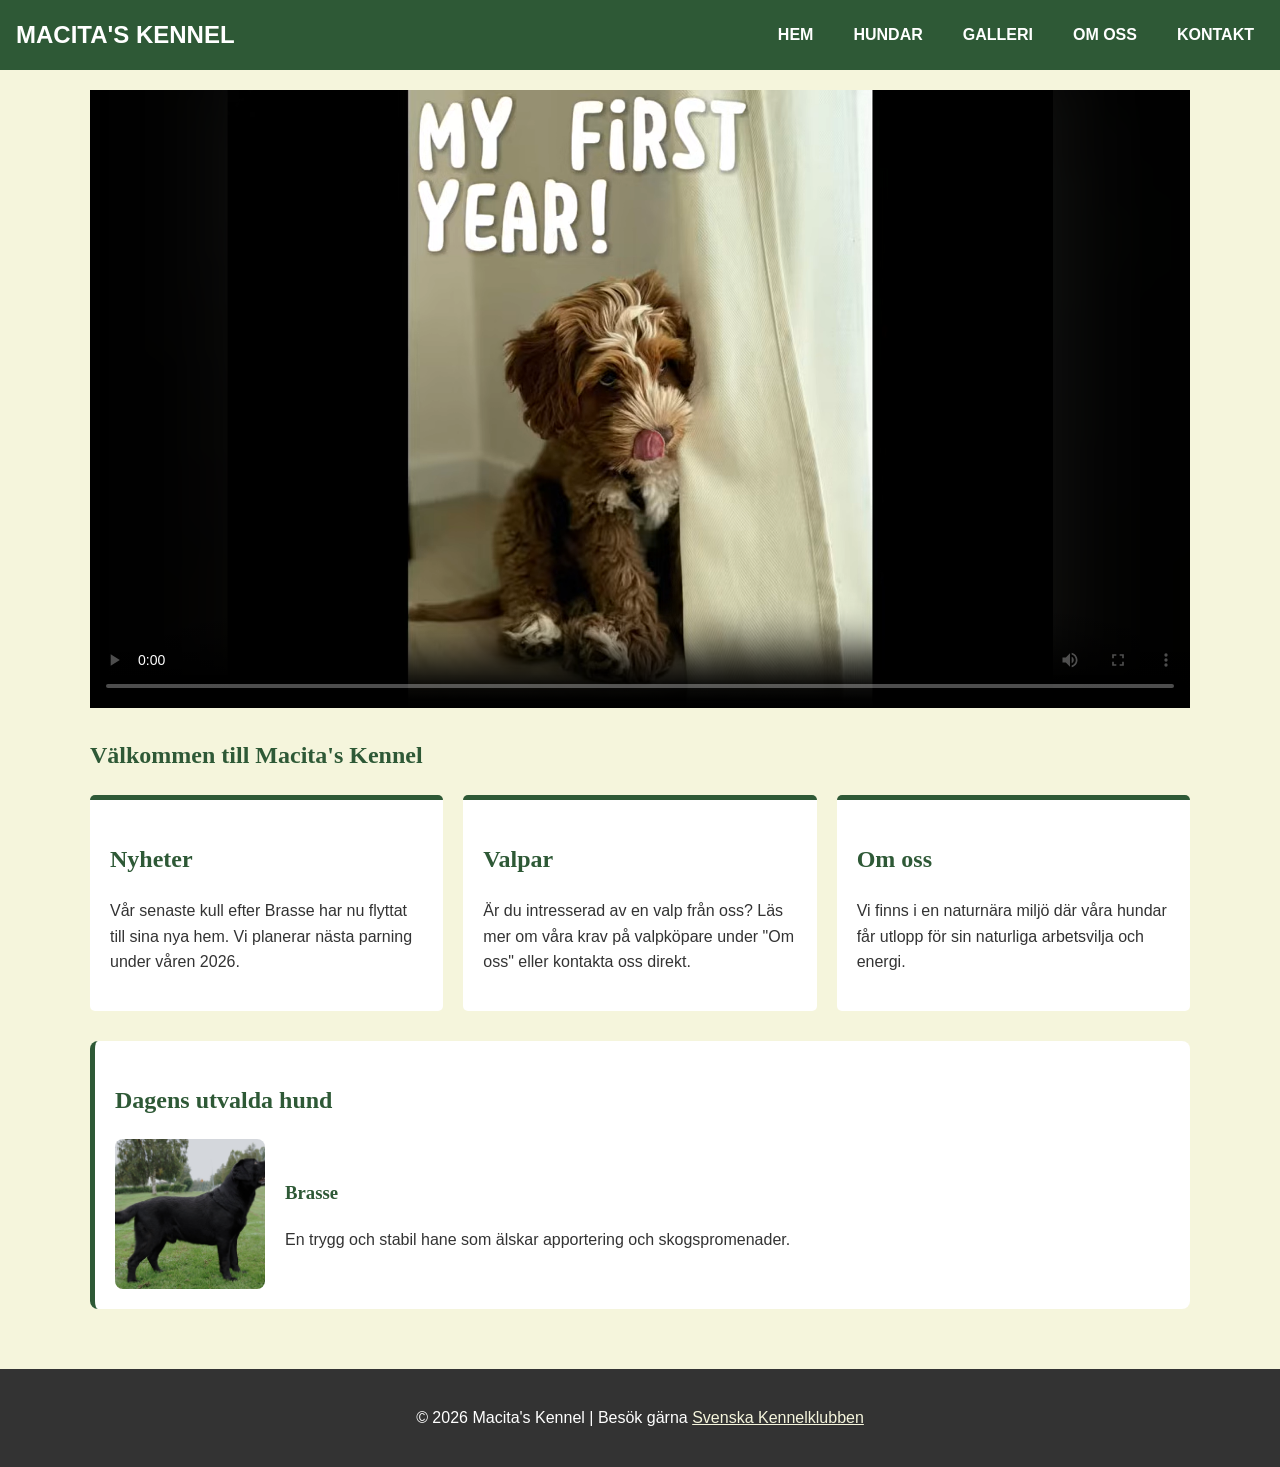
<file: index.html>
<!DOCTYPE html>
<html lang="sv">
<head>
    <meta charset="UTF-8">
    <meta name="viewport" content="width=device-width, initial-scale=1.0">
    <meta name="description" content="Macita's Kennel - Uppfödare av Labrador Retriever med fokus på hälsa och natur.">
    <title>Hem | Macita's Kennel</title>
    <link rel="stylesheet" href="style.css">
    <script src="https://code.jquery.com/jquery-3.7.1.min.js"></script>
    <script src="script.js" defer></script>
</head>
<body>
    <header>
        <div class="logo">MACITA'S KENNEL</div>
        <nav>
            <ul>
                <li><a href="index.html">HEM</a></li>
                <li><a href="hundar.html">HUNDAR</a></li>
                <li><a href="galleri.html">GALLERI</a></li>
                <li><a href="omoss.html">OM OSS</a></li>
                <li><a href="kontakt.html">KONTAKT</a></li>
            </ul>
        </nav>
    </header>

    <main>
        <section class="hero">
            <video controls poster="image.png">
                <source src="labradoodle.mp4" type="video/mp4">
                Din webbläsare stödjer inte videoelementet.
            </video>
            <h1>Välkommen till Macita's Kennel</h1>
        </section>

        <div class="info-container">
            <section class="info-card">
                <h2>Nyheter</h2>
                <p>Vår senaste kull efter Brasse har nu flyttat till sina nya hem. Vi planerar nästa parning under våren 2026.</p>
            </section>
            <section class="info-card">
                <h2>Valpar</h2>
                <p>Är du intresserad av en valp från oss? Läs mer om våra krav på valpköpare under "Om oss" eller kontakta oss direkt.</p>
            </section>
            <section class="info-card">
                <h2>Om oss</h2>
                <p>Vi finns i en naturnära miljö där våra hundar får utlopp för sin naturliga arbetsvilja och energi.</p>
            </section>
        </div>

        <!-- Task 2: Container för framslumpad hund -->
        <section class="featured-dog-section">
            <h2>Dagens utvalda hund</h2>
            <div id="random-dog-container"></div>
        </section>
    </main>

    <footer>
        <p>&copy; 2026 Macita's Kennel | Besök gärna <a href="https://www.skk.se" target="_blank">Svenska Kennelklubben</a></p>
    </footer>
</body>
</html>
</file>
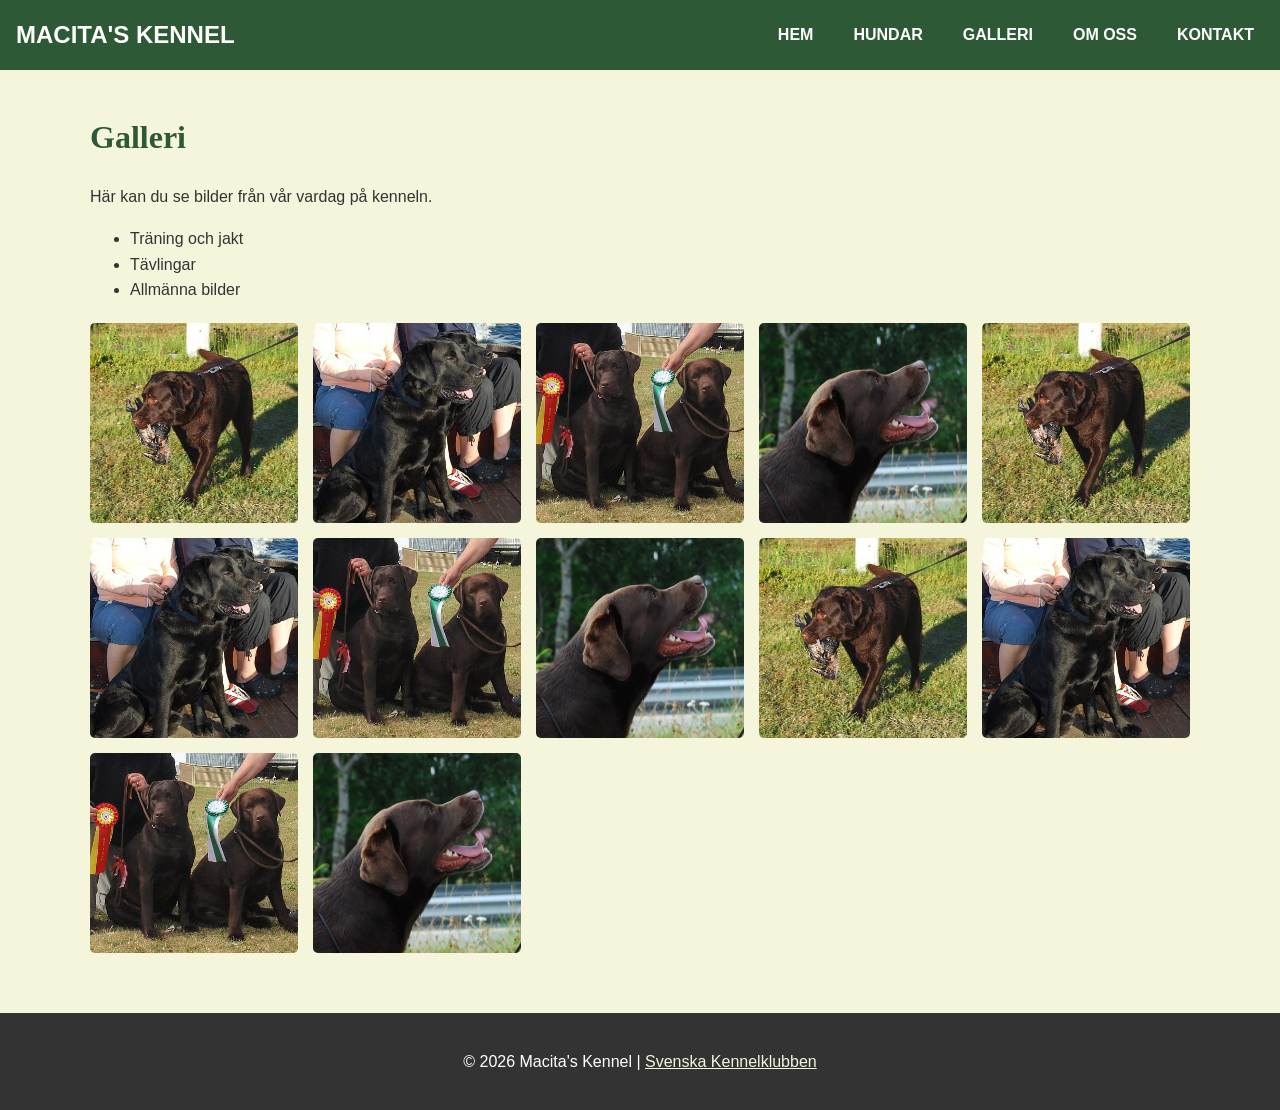
<file: galleri.html>
<!DOCTYPE html>
<html lang="sv">
<head>
    <meta charset="UTF-8">
    <meta name="viewport" content="width=device-width, initial-scale=1.0">
    <meta name="description" content="Macita's Kennel - Uppfödare av Labrador Retriever med fokus på hälsa och natur.">
    <title>Galleri | Macita's Kennel</title>
    <link rel="stylesheet" href="style.css">
    <script src="https://code.jquery.com/jquery-3.7.1.min.js"></script>
    <script src="script.js" defer></script>
</head>
<body>
    <header>
        <div class="logo">MACITA'S KENNEL</div>
        <nav>
            <ul>
                <li><a href="index.html">HEM</a></li>
                <li><a href="hundar.html">HUNDAR</a></li>
                <li><a href="galleri.html">GALLERI</a></li>
                <li><a href="omoss.html">OM OSS</a></li>
                <li><a href="kontakt.html">KONTAKT</a></li>
            </ul>
        </nav>
    </header>

    <main>
        <h1>Galleri</h1>
        <p>Här kan du se bilder från vår vardag på kenneln.</p>
        
        <ul class="gallery-info">
            <li>Träning och jakt</li>
            <li>Tävlingar</li>
            <li>Allmänna bilder</li>
        </ul>

        <div class="gallery-grid">
            <img src="g1.jpg" alt="Labrador som hämtar en kråka">
            <img src="g2.jpg" alt="Labradorerna Bailey och Higgins">
            <img src="g3.jpg" alt="Vinnande labradorer">
            <img src="g4.jpg" alt="Hund som flämtar i värmen">
            <img src="g1.jpg" alt="Labrador hämtar kråka igen">
            <img src="g2.jpg" alt="Bailey och Higgins igen">
            <img src="g3.jpg" alt="Vinnare igen">
            <img src="g4.jpg" alt="Hund flämtar igen">
            <img src="g1.jpg" alt="Hund med kråka kopia">
            <img src="g2.jpg" alt="Hundar som kollar kopia">
            <img src="g3.jpg" alt="Vinnare kopia">
            <img src="g4.jpg" alt="Flämtande hund kopia">
        </div>
    </main>

    <footer>
        <p>&copy; 2026 Macita's Kennel | <a href="https://www.skk.se" target="_blank">Svenska Kennelklubben</a></p>
    </footer>
</body>
</html>
</file>
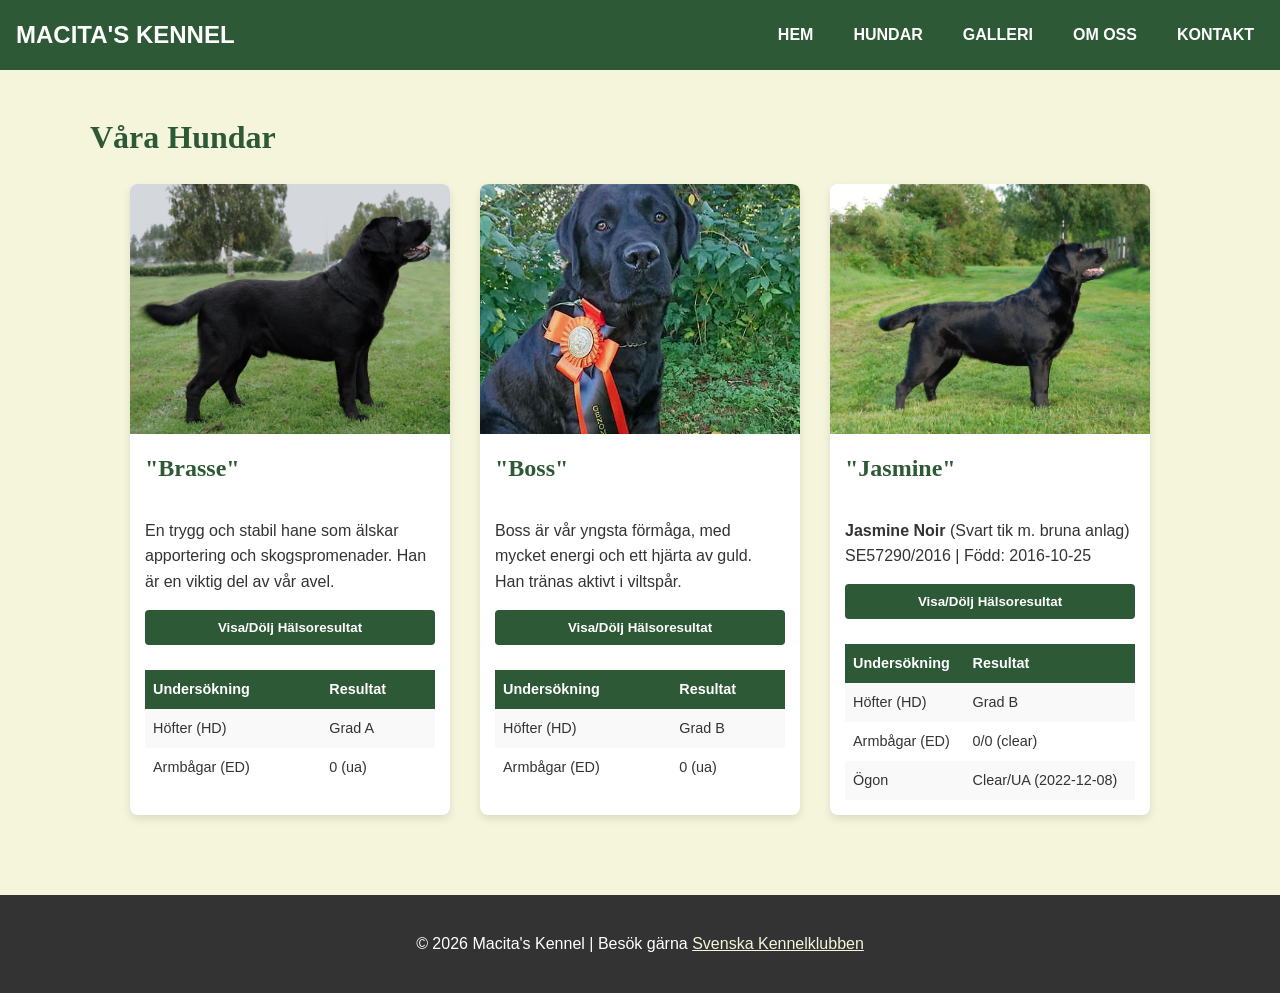
<file: hundar.html>
<!DOCTYPE html>
<html lang="sv">
<head>
    <meta charset="UTF-8">
    <meta name="viewport" content="width=device-width, initial-scale=1.0">
    <meta name="description" content="Macita's Kennel - Uppfödare av Labrador Retriever med fokus på hälsa och natur.">
    <title>Hundar | Macita's Kennel</title>
    <link rel="stylesheet" href="style.css">
    <script src="https://code.jquery.com/jquery-3.7.1.min.js"></script>
    <script src="script.js" defer></script>
</head>
<body>
    <header>
        <div class="logo">MACITA'S KENNEL</div>
        <nav>
            <ul>
                <li><a href="index.html">HEM</a></li>
                <li><a href="hundar.html">HUNDAR</a></li>
                <li><a href="galleri.html">GALLERI</a></li>
                <li><a href="omoss.html">OM OSS</a></li>
                <li><a href="kontakt.html">KONTAKT</a></li>
            </ul>
        </nav>
    </header>

    <main>
        <h1>Våra Hundar</h1>
        <div class="dog-grid">
            <section class="dog-card">
                <img src="brasse.jpeg" alt="Svart labrador hane vid namn Brasse" class="dog-img">
                <h2>"Brasse"</h2>
                <p>En trygg och stabil hane som älskar apportering och skogspromenader. Han är en viktig del av vår avel.</p>
                <button type="button" class="toggle-table-btn">Visa/Dölj Hälsoresultat</button>
                <table>
                    <tr><th>Undersökning</th><th>Resultat</th></tr>
                    <tr><td>Höfter (HD)</td><td>Grad A</td></tr>
                    <tr><td>Armbågar (ED)</td><td>0 (ua)</td></tr>
                </table>
            </section>

            <section class="dog-card">
                <img src="Boss.jpg" alt="Svart labrador hane vid namn Boss" class="dog-img">
                <h2>"Boss"</h2>
                <p>Boss är vår yngsta förmåga, med mycket energi och ett hjärta av guld. Han tränas aktivt i viltspår.</p>
                <button type="button" class="toggle-table-btn">Visa/Dölj Hälsoresultat</button>
                <table>
                    <tr><th>Undersökning</th><th>Resultat</th></tr>
                    <tr><td>Höfter (HD)</td><td>Grad B</td></tr>
                    <tr><td>Armbågar (ED)</td><td>0 (ua)</td></tr>
                </table>
            </section>

            <section class="dog-card">
                <img src="JasmineNoir.jpeg" alt="Svart labrador tik Jasmine Noir" class="dog-img">
                <h2>"Jasmine"</h2>
                <p><strong>Jasmine Noir</strong> (Svart tik m. bruna anlag)<br>
                SE57290/2016 | Född: 2016-10-25</p>
                <button type="button" class="toggle-table-btn">Visa/Dölj Hälsoresultat</button>
                <table>
                    <tr><th>Undersökning</th><th>Resultat</th></tr>
                    <tr><td>Höfter (HD)</td><td>Grad B</td></tr>
                    <tr><td>Armbågar (ED)</td><td>0/0 (clear)</td></tr>
                    <tr><td>Ögon</td><td>Clear/UA (2022-12-08)</td></tr>
                </table>
            </section>
        </div>
    </main>

    <footer>
        <p>&copy; 2026 Macita's Kennel | Besök gärna <a href="https://www.skk.se" target="_blank">Svenska Kennelklubben</a></p>
    </footer>
</body>
</html>
</file>
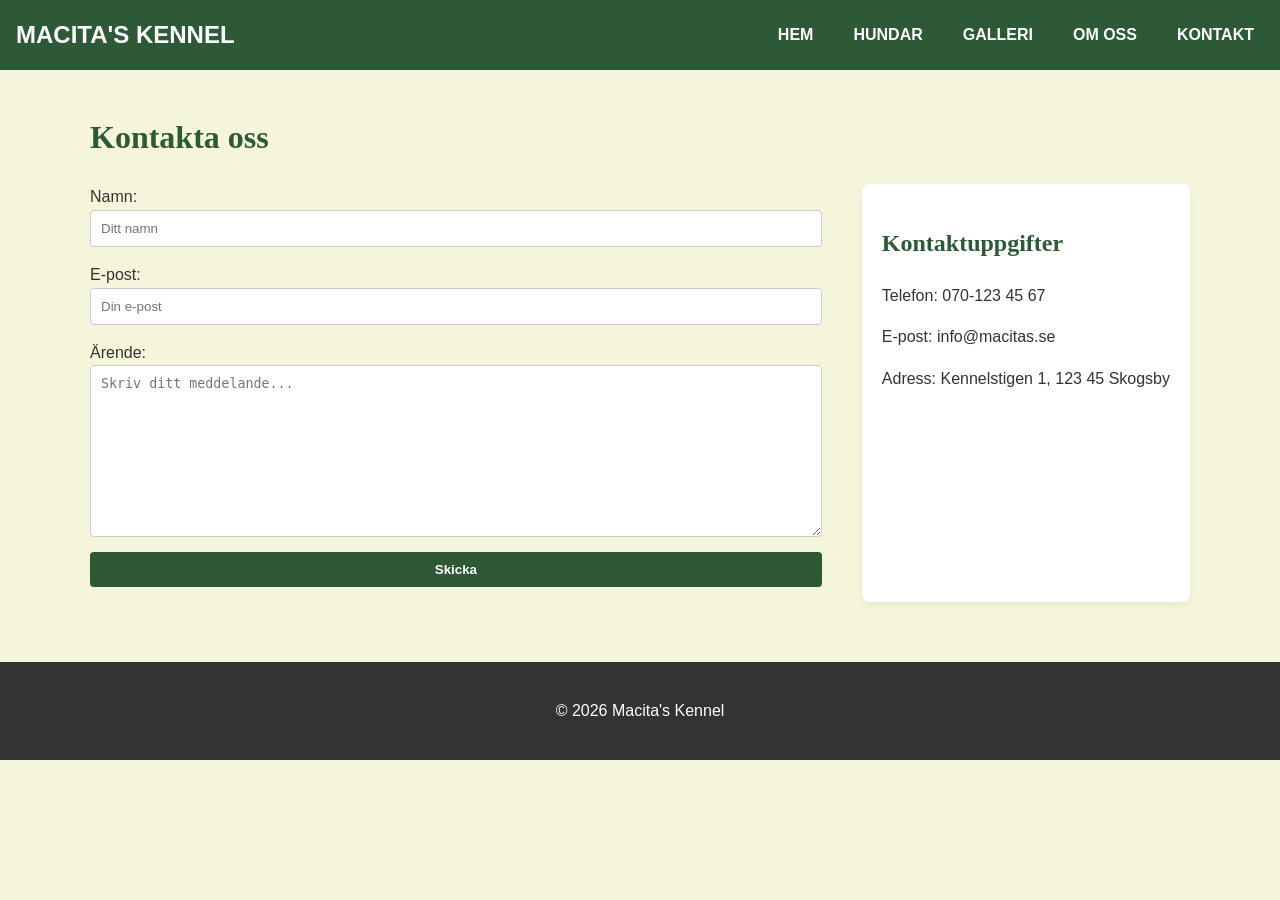
<file: kontakt.html>
<!DOCTYPE html>
<html lang="sv">
<head>
    <meta charset="UTF-8">
    <meta name="viewport" content="width=device-width, initial-scale=1.0">
    <meta name="description" content="Macita's Kennel - Uppfödare av Labrador Retriever med fokus på hälsa och natur.">
    <title>Kontakt | Macita's Kennel</title>
    <link rel="stylesheet" href="style.css">
    <script src="https://code.jquery.com/jquery-3.7.1.min.js"></script>
    <script src="script.js" defer></script>
</head>
<body>
    <header>
        <div class="logo">MACITA'S KENNEL</div>
        <nav>
            <ul>
                <li><a href="index.html">HEM</a></li>
                <li><a href="hundar.html">HUNDAR</a></li>
                <li><a href="galleri.html">GALLERI</a></li>
                <li><a href="omoss.html">OM OSS</a></li>
                <li><a href="kontakt.html">KONTAKT</a></li>
            </ul>
        </nav>
    </header>

    <main>
        <h1>Kontakta oss</h1>
        <div class="contact-wrapper">
            <form action="mailto:rickard@exempel.se" method="post" enctype="text/plain" class="contact-form">
                <label for="fname">Namn:</label>
                <input type="text" id="fname" name="name" required placeholder="Ditt namn">

                <label for="email">E-post:</label>
                <input type="email" id="email" name="email" required placeholder="Din e-post">

                <label for="subject">Ärende:</label>
                <textarea id="subject" name="message" style="height:150px" placeholder="Skriv ditt meddelande..."></textarea>

                <input type="submit" value="Skicka">
            </form>

            <div id="contact-info" class="contact-details">
                <h2>Kontaktuppgifter</h2>
                <p>Telefon: 070-123 45 67</p>
                <p>E-post: info@macitas.se</p>
                <p>Adress: Kennelstigen 1, 123 45 Skogsby</p>
            </div>
        </div>
    </main>

    <footer>
        <p>&copy; 2026 Macita's Kennel</p>
    </footer>
</body>
</html>
</file>
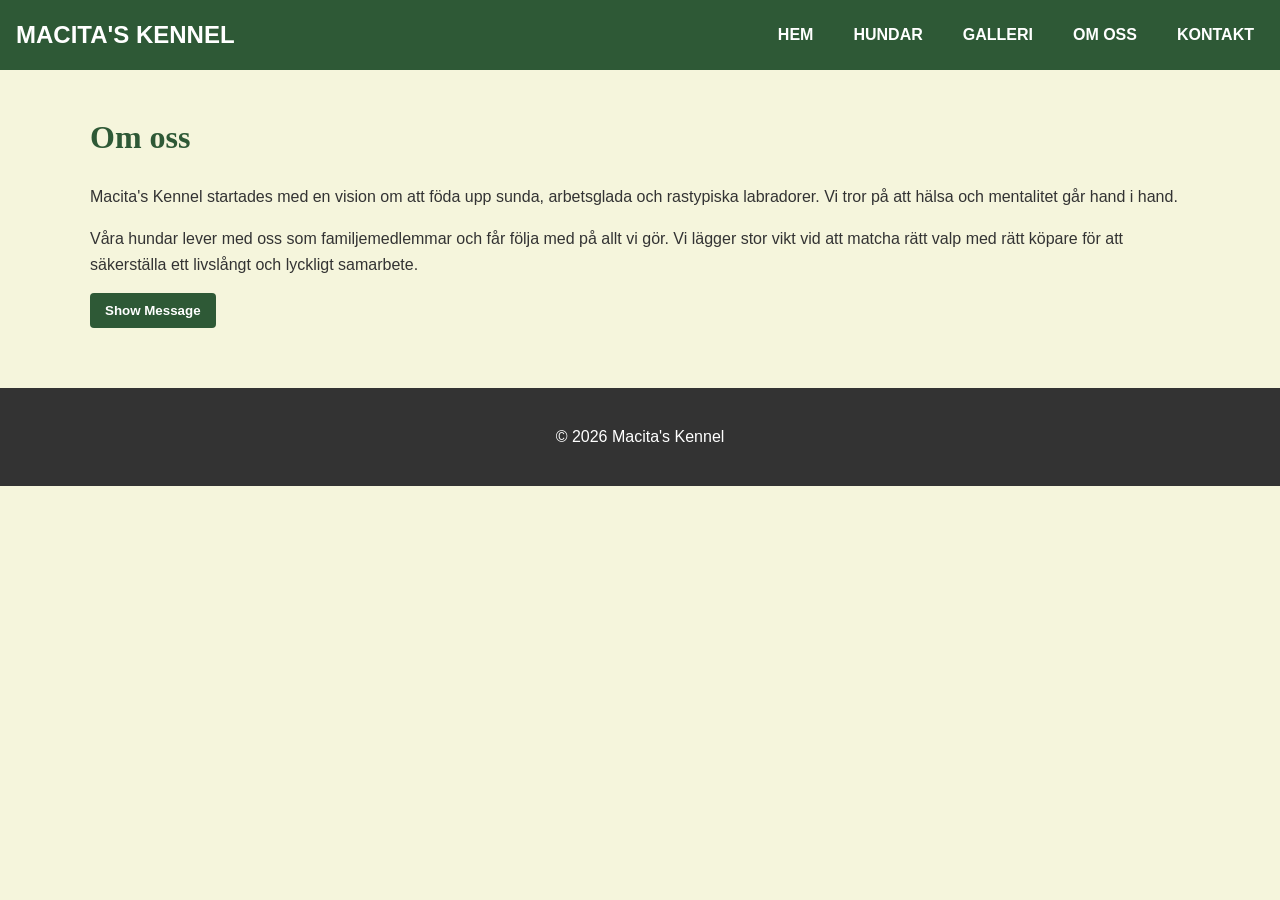
<file: omoss.html>
<!DOCTYPE html>
<html lang="sv">
<head>
    <meta charset="UTF-8">
    <meta name="viewport" content="width=device-width, initial-scale=1.0">
    <meta name="description" content="Macita's Kennel - Uppfödare av Labrador Retriever med fokus på hälsa och natur.">
    <title>Om oss | Macita's Kennel</title>
    <link rel="stylesheet" href="style.css">
    <script src="https://code.jquery.com/jquery-3.7.1.min.js"></script>
    <script src="script.js" defer></script>
</head>
<body>
    <header>
        <div class="logo">MACITA'S KENNEL</div>
        <nav>
            <ul>
                <li><a href="index.html">HEM</a></li>
                <li><a href="hundar.html">HUNDAR</a></li>
                <li><a href="galleri.html">GALLERI</a></li>
                <li><a href="omoss.html">OM OSS</a></li>
                <li><a href="kontakt.html">KONTAKT</a></li>
            </ul>
        </nav>
    </header>

    <main class="text-content">
        <h1>Om oss</h1>
        <p>Macita's Kennel startades med en vision om att föda upp sunda, arbetsglada och rastypiska labradorer. Vi tror på att hälsa och mentalitet går hand i hand.</p>
        <p>Våra hundar lever med oss som familjemedlemmar och får följa med på allt vi gör. Vi lägger stor vikt vid att matcha rätt valp med rätt köpare för att säkerställa ett livslångt och lyckligt samarbete.</p>
        
        <!-- Task 1: Show Message-knapp -->
        <button type="button" class="js-btn" onclick="showMessage()">Show Message</button>
    </main>

    <footer>
        <p>&copy; 2026 Macita's Kennel</p>
    </footer>
</body>
</html>
</file>
<file: style.css>
/* Grundinställningar baserade på webbriktlinjer */
body {
    background-color: #F5F5DC; 
    color: #333333;           
    font-family: 'Open Sans', Arial, sans-serif;
    margin: 0;
    line-height: 1.6;
}

h1, h2, h3 {
    font-family: 'Lora', Georgia, serif;
    color: #2E5936; 
}

/* Header & Navigering */
header {
    background-color: #2E5936;
    color: white;
    padding: 1rem;
    display: flex;
    justify-content: space-between;
    align-items: center;
}

header .logo {
    font-size: 1.5rem;
    font-weight: bold;
}

nav ul {
    list-style: none;
    display: flex;
    margin: 0;
}

nav li {
    margin-left: 20px;
}

nav a {
    color: white;
    text-decoration: none;
    font-weight: bold;
    padding: 10px; 
    transition: background-color 0.2s, color 0.2s;
}

main {
    padding: 20px;
    max-width: 1100px;
    margin: auto;
}

video {
    width: 100%;
    height: auto;
}

/* Flexbox för info-kort på startsidan */
.info-container {
    display: flex;
    gap: 20px;
    margin-top: 20px;
}

.info-card {
    background: white;
    padding: 20px;
    flex: 1;
    border-top: 5px solid #2E5936;
    border-radius: 5px;
}

/* Layout för hundkort */
.dog-grid {
    display: flex;
    gap: 30px;
    flex-wrap: wrap;
    justify-content: center;
}

.dog-card {
    background: white;
    padding: 0;
    width: 320px;
    max-width: 100%;
    border-radius: 8px;
    overflow: hidden;
    box-shadow: 0 4px 8px rgba(0,0,0,0.1);
    margin-bottom: 20px;
    display: flex;
    flex-direction: column;
}

.dog-card h2, .dog-card p, .dog-card table {
    margin: 15px;
}

.dog-img {
    width: 100%;
    height: 250px;
    object-fit: cover;
    display: block;
}

table {
    width: calc(100% - 30px);
    border-collapse: collapse;
    margin: 15px !important;
    font-size: 0.9rem;
}

th, td {
    border: none;
    padding: 8px;
    text-align: left;
}

tr:nth-child(even) {
    background-color: #f9f9f9;
}

th {
    background-color: #2E5936;
    color: white;
}

.gallery-grid {
    display: grid;
    grid-template-columns: repeat(auto-fill, minmax(200px, 1fr));
    gap: 15px;
    margin-top: 20px;
}

.gallery-grid img {
    width: 100%;
    height: 200px;
    object-fit: cover;
    border-radius: 5px;
    cursor: pointer;
}

/* Formulär och kontaktinformation */
.contact-wrapper {
    display: flex;
    gap: 40px;
}

.contact-form {
    flex: 2;
    display: flex;
    flex-direction: column;
}

.contact-form input, .contact-form textarea {
    margin-bottom: 15px;
    padding: 10px;
    border: 1px solid #ccc;
    border-radius: 4px;
}

input[type="submit"], .js-btn, .toggle-table-btn {
    background-color: #2E5936;
    color: white;
    border: none;
    cursor: pointer;
    padding: 10px 15px;
    border-radius: 4px;
    font-weight: bold;
}

.toggle-table-btn {
    margin: 0 15px 10px 15px;
}

/* ID-selektor för kontaktinformation */
#contact-info {
    background-color: white;
    padding: 20px;
    border-radius: 8px;
    box-shadow: 0 4px 8px rgba(0,0,0,0.05);
}

/* Styling för slumpad hund på startsidan (Task 2) */
.featured-dog-section {
    background: white;
    padding: 20px;
    margin-top: 30px;
    border-radius: 8px;
    border-left: 5px solid #2E5936;
}

#random-dog-container {
    display: flex;
    align-items: center;
    gap: 20px;
}

.random-dog-img {
    width: 150px;
    height: 150px;
    object-fit: cover;
    border-radius: 8px;
}

footer {
    text-align: center;
    padding: 20px;
    background: #333;
    color: white;
    margin-top: 40px;
}

footer a { color: #f5f5dc; }

/* RESPONSIVITET */
@media (max-width: 768px) {
    header {
        flex-direction: column;
        text-align: center;
    }

    nav ul {
        flex-direction: column;
        align-items: center;
        padding: 0;
        margin-top: 10px;
    }

    nav li {
        margin: 5px 0;
    }

    .info-container, .contact-wrapper, .dog-grid, #random-dog-container {
        flex-direction: column;
        align-items: center;
        text-align: center;
    }

    .dog-card {
        width: 100%;
    }
}

/* UTSKRIFTSLAYOUT */
@media print {
    header, footer, .contact-form, nav, .js-btn, .toggle-table-btn {
        display: none;
    }
    body {
        background-color: white;
        color: black;
    }
    main {
        width: 100%;
    }
}
</file>
